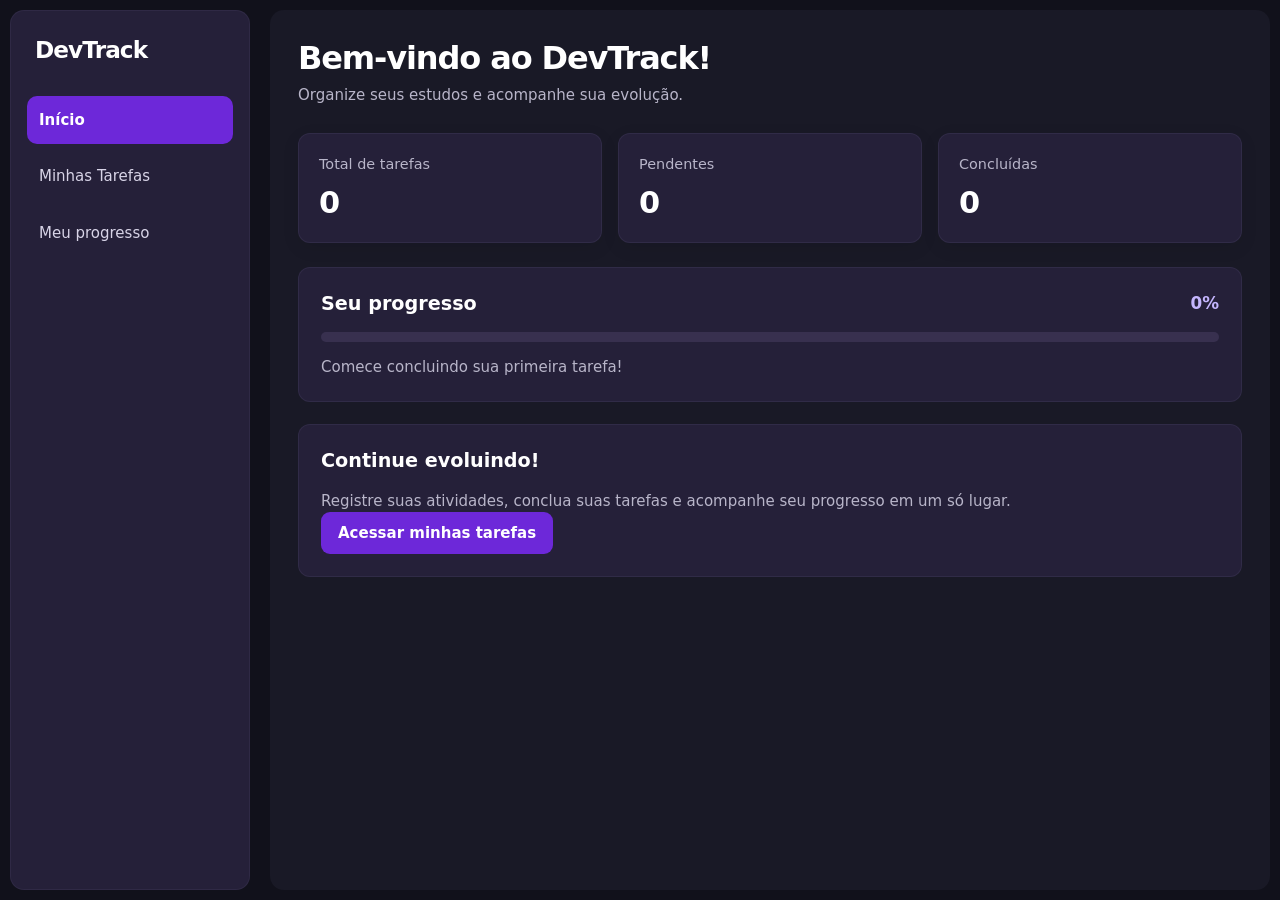
<file: index.html>
<!DOCTYPE html>
<html lang="pt-BR">
<head>
    <meta charset="UTF-8">
    <meta name="viewport" content="width=device-width, initial-scale=1.0">

    <meta
        name="description"
        content="DevTrack: organize seus estudos, gerencie tarefas e acompanhe seu progresso."
    >

    <title>DevTrack | Início</title>

    <link rel="stylesheet" href="./css/style.css">
    <script src="./script.js" defer></script>
</head>
<body>
    <div class="layout">
        <div class="content-layout">

            <aside>
                <h2>DevTrack</h2>

                <nav aria-label="Navegação principal">
                    <ul>
                        <li>
                            <a href="./index.html" class="ativo" aria-current="page">
                                Início
                            </a>
                        </li>
                        <li>
                            <a href="./tarefas.html">
                                Minhas Tarefas
                            </a>
                        </li>
                        <li>
                            <a href="./progresso.html">
                                Meu progresso
                            </a>
                        </li>
                    </ul>
                </nav>
            </aside>

            <main>
                <header class="page-header">
                    <div class="header-info">
                        <h1>Bem-vindo ao DevTrack!</h1>
                        <p>
                            Organize seus estudos e acompanhe sua evolução.
                        </p>
                    </div>
                </header>

                <section class="dashboard" aria-label="Resumo das tarefas">
                    <article class="dashboard-card">
                        <p>Total de tarefas</p>
                        <h2 id="totalTasks">0</h2>
                    </article>

                    <article class="dashboard-card">
                        <p>Pendentes</p>
                        <h2 id="pendingTasks">0</h2>
                    </article>

                    <article class="dashboard-card">
                        <p>Concluídas</p>
                        <h2 id="completedTasks">0</h2>
                    </article>
                </section>

                <section class="progress-section" aria-labelledby="progressTitle">
                    <div class="progress-header">
                        <h2 id="progressTitle">Seu progresso</h2>
                        <span id="progressPercentage">0%</span>
                    </div>

                    <div
                        class="progress-track"
                        id="progressBar"
                        role="progressbar"
                        aria-label="Progresso das tarefas concluídas"
                        aria-valuemin="0"
                        aria-valuemax="100"
                        aria-valuenow="0"
                    >
                        <div class="progress-fill" id="progressFill"></div>
                    </div>

                    <p id="progressMessage" aria-live="polite">
                        Comece concluindo sua primeira tarefa!
                    </p>
                </section>

                <section class="progress-section" aria-labelledby="evolutionTitle">
                    <h2 id="evolutionTitle">Continue evoluindo!</h2>

                    <p>
                        Registre suas atividades, conclua suas tarefas
                        e acompanhe seu progresso em um só lugar.
                    </p>

                    <a href="./tarefas.html" class="btn-primary">
                        Acessar minhas tarefas
                    </a>
                </section>

            </main>
        </div>
    </div>
</body>
</html>
</file>
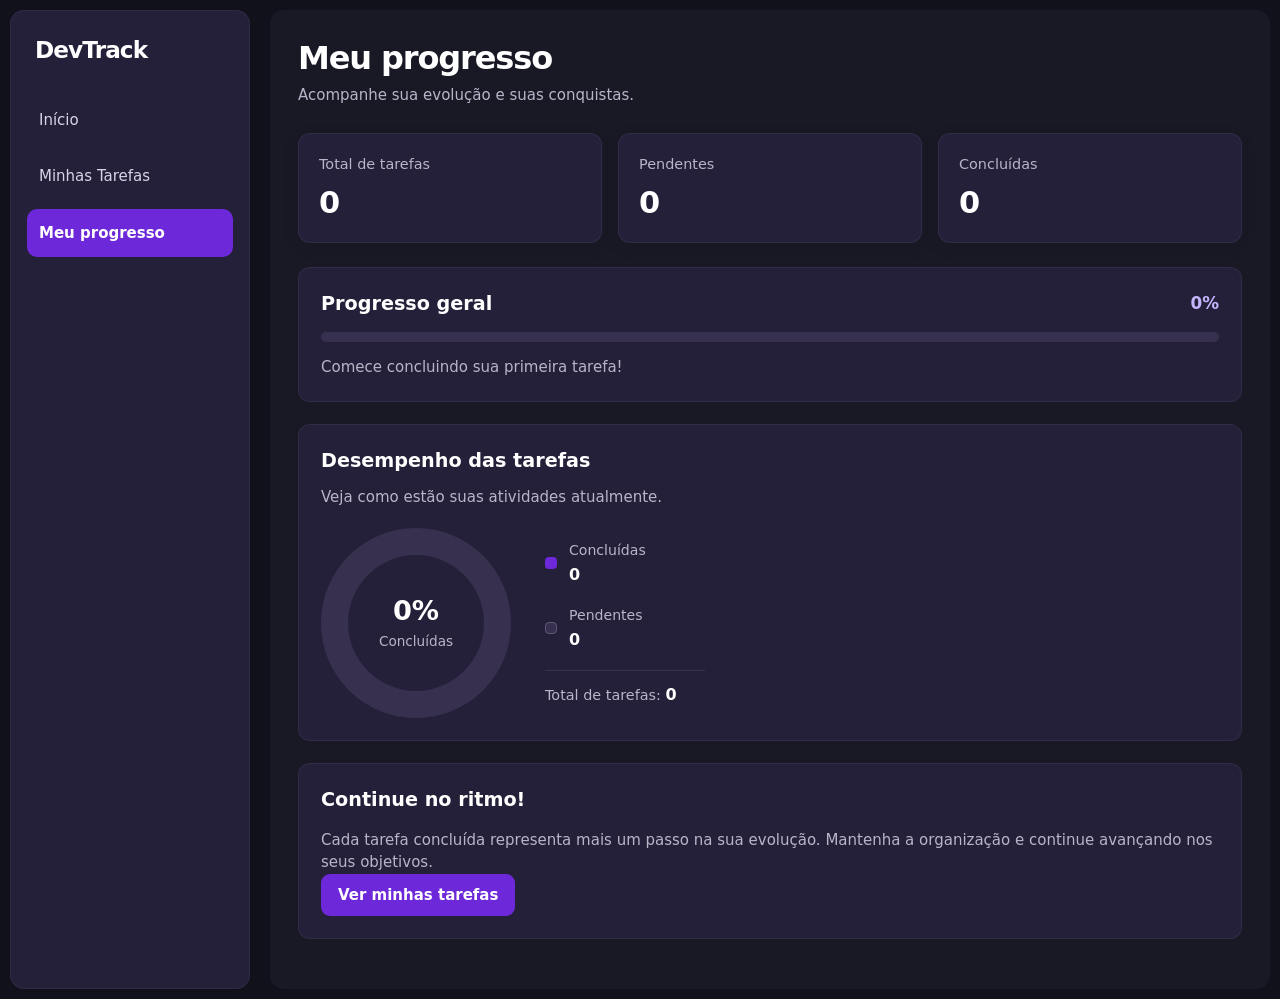
<file: progresso.html>
<!DOCTYPE html>
<html lang="pt-BR">
<head>
    <meta charset="UTF-8">
    <meta name="viewport" content="width=device-width, initial-scale=1.0">

    <meta
        name="description"
        content="Acompanhe seu progresso, suas tarefas concluídas e seu desempenho no DevTrack."
    >

    <title>DevTrack | Meu Progresso</title>

    <link rel="stylesheet" href="./css/style.css">
    <script src="./script.js" defer></script>
</head>
<body>
    <div class="layout">
        <div class="content-layout">

            <aside>
                <h2>DevTrack</h2>

                <nav aria-label="Navegação principal">
                    <ul>
                        <li>
                            <a href="./index.html">Início</a>
                        </li>

                        <li>
                            <a href="./tarefas.html">Minhas Tarefas</a>
                        </li>

                        <li>
                            <a
                                href="./progresso.html"
                                class="ativo"
                                aria-current="page"
                            >
                                Meu progresso
                            </a>
                        </li>
                    </ul>
                </nav>
            </aside>

            <main>
                <header class="page-header">
                    <div class="header-info">
                        <h1>Meu progresso</h1>
                        <p>Acompanhe sua evolução e suas conquistas.</p>
                    </div>
                </header>

                <section
                    class="dashboard"
                    aria-label="Resumo das tarefas"
                >
                    <article class="dashboard-card">
                        <p>Total de tarefas</p>
                        <h2 id="totalTasks">0</h2>
                    </article>

                    <article class="dashboard-card">
                        <p>Pendentes</p>
                        <h2 id="pendingTasks">0</h2>
                    </article>

                    <article class="dashboard-card">
                        <p>Concluídas</p>
                        <h2 id="completedTasks">0</h2>
                    </article>
                </section>

                <section
                    class="progress-section"
                    aria-labelledby="generalProgressTitle"
                >
                    <div class="progress-header">
                        <h2 id="generalProgressTitle">
                            Progresso geral
                        </h2>

                        <span id="progressPercentage">0%</span>
                    </div>

                    <div
                        class="progress-track"
                        id="progressBar"
                        role="progressbar"
                        aria-label="Progresso das tarefas concluídas"
                        aria-valuemin="0"
                        aria-valuemax="100"
                        aria-valuenow="0"
                    >
                        <div
                            class="progress-fill"
                            id="progressFill"
                        ></div>
                    </div>

                    <p id="progressMessage" aria-live="polite">
                        Comece concluindo sua primeira tarefa!
                    </p>
                </section>

                <section
                    class="performance-section"
                    aria-labelledby="performanceTitle"
                >
                    <h2 id="performanceTitle">
                        Desempenho das tarefas
                    </h2>

                    <p class="performance-description">
                        Veja como estão suas atividades atualmente.
                    </p>

                    <div class="performance-content">
                        <div
                            class="performance-chart"
                            id="performanceChart"
                            role="img"
                            aria-label="Gráfico de tarefas concluídas e pendentes"
                        >
                            <div class="chart-center">
                                <strong id="chartPercentage">0%</strong>
                                <span>Concluídas</span>
                            </div>
                        </div>

                        <div class="chart-legend">
                            <div class="legend-item">
                                <span
                                    class="legend-color legend-completed"
                                    aria-hidden="true"
                                ></span>

                                <div>
                                    <p>Concluídas</p>
                                    <strong id="chartCompleted">0</strong>
                                </div>
                            </div>

                            <div class="legend-item">
                                <span
                                    class="legend-color legend-pending"
                                    aria-hidden="true"
                                ></span>

                                <div>
                                    <p>Pendentes</p>
                                    <strong id="chartPending">0</strong>
                                </div>
                            </div>

                            <div class="chart-total">
                                Total de tarefas:
                                <strong id="chartTotal">0</strong>
                            </div>
                        </div>
                    </div>
                </section>

                <section
                    class="progress-section"
                    aria-labelledby="motivationTitle"
                >
                    <h2 id="motivationTitle">Continue no ritmo!</h2>

                    <p>
                        Cada tarefa concluída representa mais um passo
                        na sua evolução. Mantenha a organização e continue
                        avançando nos seus objetivos.
                    </p>

                    <a href="./tarefas.html" class="btn-primary">
                        Ver minhas tarefas
                    </a>
                </section>

            </main>
        </div>
    </div>
</body>
</html>
</file>
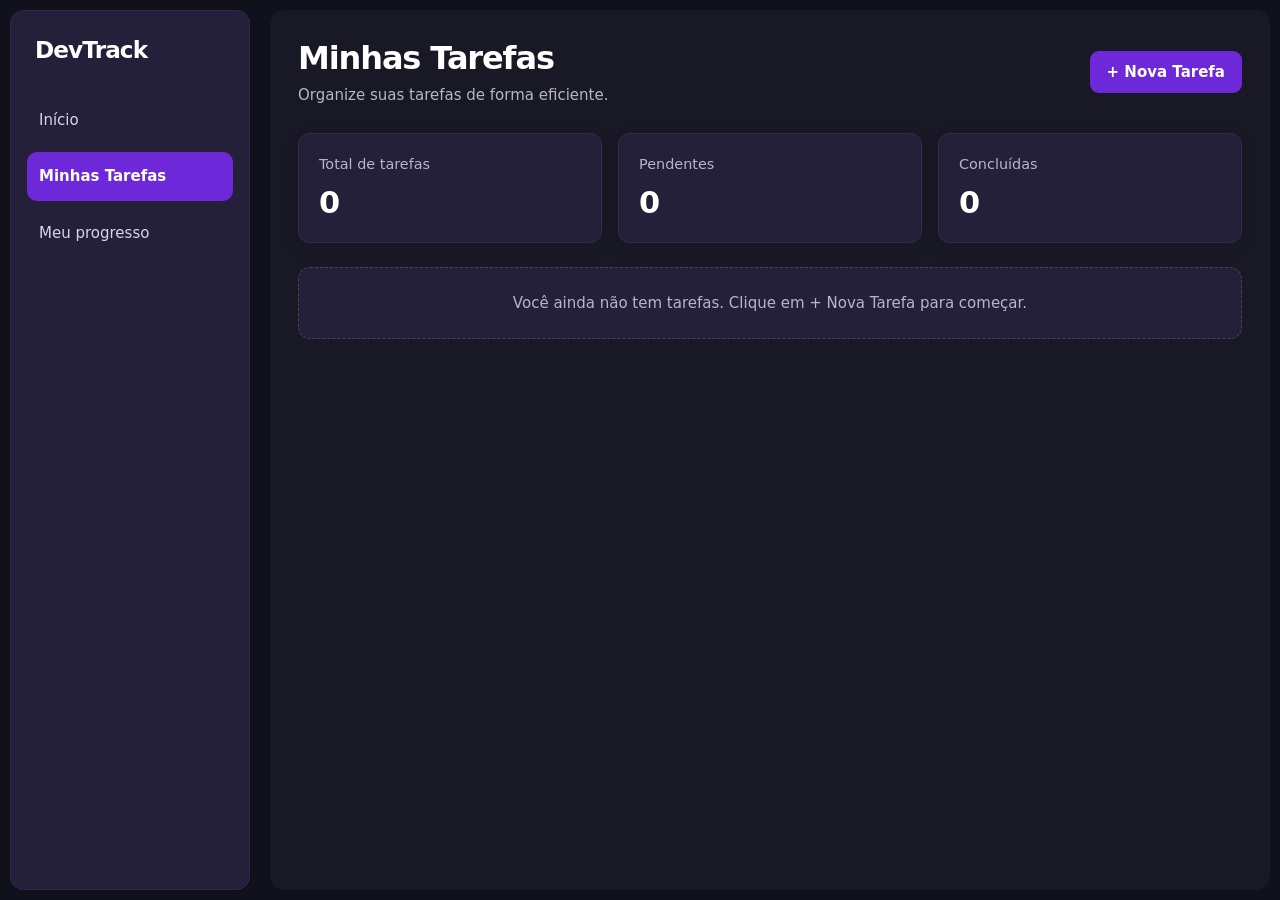
<file: tarefas.html>
<!DOCTYPE html>
<html lang="pt-BR">
<head>
    <meta charset="UTF-8">
    <meta name="viewport" content="width=device-width, initial-scale=1.0">

    <meta
        name="description"
        content="Organize suas tarefas, prioridades e datas de vencimento com o DevTrack."
    >

    <title>DevTrack | Minhas Tarefas</title>

    <link rel="stylesheet" href="./css/style.css">
    <script src="./script.js" defer></script>
</head>
<body>
    <div class="layout">
        <div class="content-layout">

            <aside>
                <h2>DevTrack</h2>

                <nav aria-label="Navegação principal">
                    <ul>
                        <li>
                            <a href="./index.html">Início</a>
                        </li>

                        <li>
                            <a
                                href="./tarefas.html"
                                class="ativo"
                                aria-current="page"
                            >
                                Minhas Tarefas
                            </a>
                        </li>

                        <li>
                            <a href="./progresso.html">Meu progresso</a>
                        </li>
                    </ul>
                </nav>
            </aside>

            <main>
                <header class="page-header">
                    <div class="header-info">
                        <h1>Minhas Tarefas</h1>
                        <p>Organize suas tarefas de forma eficiente.</p>
                    </div>

                    <button
                        type="button"
                        class="btn-primary"
                        id="openTaskForm"
                    >
                        + Nova Tarefa
                    </button>
                </header>

                <section
                    class="dashboard"
                    aria-label="Resumo das tarefas"
                >
                    <article class="dashboard-card">
                        <p>Total de tarefas</p>
                        <h2 id="totalTasks">0</h2>
                    </article>

                    <article class="dashboard-card">
                        <p>Pendentes</p>
                        <h2 id="pendingTasks">0</h2>
                    </article>

                    <article class="dashboard-card">
                        <p>Concluídas</p>
                        <h2 id="completedTasks">0</h2>
                    </article>
                </section>

                <section
                    class="task-form-container"
                    id="taskFormContainer"
                    hidden
                >
                    <h2>Nova Tarefa</h2>

                    <form id="taskForm">
                        <div class="form-group">
                            <label for="taskName">
                                Nome da tarefa
                            </label>

                            <input
                                type="text"
                                id="taskName"
                                placeholder="Ex.: Estudar JavaScript"
                                required
                            >
                        </div>

                        <div class="form-group">
                            <label for="taskPriority">
                                Prioridade
                            </label>

                            <select id="taskPriority" required>
                                <option value="Alta">Alta</option>
                                <option value="Média" selected>
                                    Média
                                </option>
                                <option value="Baixa">Baixa</option>
                            </select>
                        </div>

                        <div class="form-group">
                            <label for="taskDueDate">
                                Data de vencimento
                            </label>

                            <input
                                type="date"
                                id="taskDueDate"
                            >
                        </div>

                        <div class="form-actions">
                            <button
                                type="submit"
                                class="btn-primary"
                            >
                                Salvar Tarefa
                            </button>

                            <button
                                type="button"
                                class="btn-secondary"
                                id="cancelTask"
                            >
                                Cancelar
                            </button>
                        </div>
                    </form>
                </section>

                <section
                    class="task-list"
                    aria-label="Lista de tarefas"
                    aria-live="polite"
                >
                    <!-- As tarefas são adicionadas pelo JavaScript. -->
                </section>
            </main>

        </div>
    </div>
</body>
</html>
</file>
<file: css/style.css>
/* =========================
   CONFIGURAÇÕES GERAIS
========================= */

* {
    box-sizing: border-box;
}

:root {
    --background: #11111B;
    --surface: #191926;
    --surface-raised: #252039;
    --surface-hover: #302849;
    --primary: #6D28D9;
    --primary-hover: #7C3AED;
    --lavender: #C4B5FD;
    --text: #FFFFFF;
    --muted: #B8B5C9;
    --border: #39324F;
    --green: #22C55E;
    --red: #EF4444;
}

html {
    min-height: 100%;
    background: var(--background);
}

body {
    min-height: 100vh;
    margin: 0;
    background: var(--background);
    color: var(--text);
    font-family: Inter, system-ui, -apple-system, BlinkMacSystemFont, "Segoe UI", sans-serif;
    font-size: 15px;
    line-height: 1.5;
}

button,
input,
select {
    font: inherit;
}

button,
a,
input,
select {
    -webkit-tap-highlight-color: transparent;
}

button {
    cursor: pointer;
}

button:focus-visible,
a:focus-visible,
input:focus-visible,
select:focus-visible {
    outline: 2px solid var(--lavender);
    outline-offset: 3px;
}

[hidden] {
    display: none !important;
}

/* =========================
   LAYOUT PRINCIPAL
========================= */

.layout {
    min-height: 100vh;
    padding: 10px;
}

.content-layout {
    display: flex;
    align-items: stretch;
    gap: 20px;
    width: 100%;
    min-height: calc(100vh - 20px);
}

/* =========================
   MENU LATERAL
========================= */

aside {
    width: 240px;
    min-height: calc(100vh - 20px);
    padding: 22px 16px;
    flex: 0 0 240px;
    background: var(--surface-raised);
    border: 1px solid rgba(196, 181, 253, 0.06);
    border-radius: 14px;
}

aside h2 {
    margin: 0 0 28px;
    padding: 0 8px;
    font-size: 1.45rem;
    font-weight: 750;
    letter-spacing: -0.04em;
}

nav {
    width: 100%;
}

nav ul {
    margin: 0;
    padding: 0;
    list-style: none;
}

nav li {
    margin: 0 0 8px;
}

nav a {
    display: block;
    padding: 13px 12px;
    color: #D8D4E7;
    text-decoration: none;
    border-radius: 10px;
    transition: background-color 0.2s ease, color 0.2s ease;
}

nav a:hover {
    color: var(--text);
    background: var(--surface-hover);
}

nav a.ativo {
    color: var(--text);
    background: var(--primary);
    font-weight: 600;
}

/* =========================
   CONTEÚDO PRINCIPAL
========================= */

main {
    flex: 1;
    min-width: 0;
    padding: 28px;
    background: var(--surface);
    border-radius: 14px;
}

.page-header {
    display: flex;
    align-items: center;
    justify-content: space-between;
    gap: 20px;
    margin-bottom: 26px;
}

.header-info h1 {
    margin: 0 0 6px;
    font-size: clamp(1.55rem, 2.5vw, 2rem);
    line-height: 1.25;
    letter-spacing: -0.035em;
}

.header-info p {
    margin: 0;
    color: var(--muted);
}

h2,
h3,
p {
    overflow-wrap: anywhere;
}

/* =========================
   BOTÕES
========================= */

.btn-primary,
.btn-secondary {
    display: inline-flex;
    align-items: center;
    justify-content: center;
    gap: 8px;
    min-height: 42px;
    padding: 10px 16px;
    border: 1px solid transparent;
    border-radius: 9px;
    color: var(--text);
    text-decoration: none;
    font-weight: 600;
    line-height: 1.2;
    transition: background-color 0.2s ease, border-color 0.2s ease, transform 0.2s ease;
}

.btn-primary {
    background: var(--primary);
}

.btn-primary:hover {
    background: var(--primary-hover);
    transform: translateY(-1px);
}

.btn-secondary {
    background: #332C47;
    border-color: var(--border);
}

.btn-secondary:hover {
    background: #403653;
}

/* =========================
   CARTÕES DE RESUMO
========================= */

.dashboard {
    display: grid;
    grid-template-columns: repeat(3, minmax(0, 1fr));
    gap: 16px;
    margin-bottom: 24px;
}

.dashboard-card {
    min-width: 0;
    padding: 20px;
    background: var(--surface-raised);
    border: 1px solid rgba(196, 181, 253, 0.07);
    border-radius: 12px;
    box-shadow: 0 5px 18px rgba(0, 0, 0, 0.08);
}

.dashboard-card p {
    margin: 0 0 10px;
    color: var(--muted);
    font-size: 0.9rem;
}

.dashboard-card h2 {
    margin: 0;
    font-size: 1.9rem;
    line-height: 1.2;
    font-weight: 750;
}

/* =========================
   SEÇÕES DE PROGRESSO
========================= */

.progress-section,
.performance-section {
    margin-bottom: 22px;
    padding: 22px;
    background: var(--surface-raised);
    border: 1px solid rgba(196, 181, 253, 0.07);
    border-radius: 12px;
}

.progress-section h2,
.performance-section h2 {
    margin: 0 0 10px;
    font-size: 1.2rem;
}

.progress-section > p,
.performance-description {
    color: var(--muted);
}

.progress-section > p {
    margin: 14px 0 0;
}

.progress-header {
    display: flex;
    align-items: center;
    justify-content: space-between;
    gap: 12px;
    margin-bottom: 14px;
}

.progress-header h2 {
    margin: 0;
}

#progressPercentage {
    color: var(--lavender);
    font-size: 1.05rem;
    font-weight: 700;
    font-variant-numeric: tabular-nums;
}

.progress-track {
    width: 100%;
    height: 10px;
    overflow: hidden;
    background: #38304F;
    border-radius: 999px;
}

.progress-fill {
    width: 0;
    height: 100%;
    background: linear-gradient(90deg, #6D28D9, #A78BFA);
    border-radius: inherit;
    transition: width 0.35s ease;
}

/* =========================
   GRÁFICO DE DESEMPENHO
========================= */

.performance-description {
    margin: 0 0 20px;
}

.performance-content {
    display: flex;
    align-items: center;
    gap: 34px;
}

.performance-chart {
    display: grid;
    place-items: center;
    position: relative;
    width: 190px;
    height: 190px;
    flex: 0 0 190px;
    border-radius: 50%;
    background: conic-gradient(var(--primary) 0% 0%, #38304F 0% 100%);
}

.performance-chart::before {
    position: absolute;
    width: 136px;
    height: 136px;
    content: "";
    background: var(--surface-raised);
    border-radius: 50%;
}

.chart-center {
    display: flex;
    align-items: center;
    justify-content: center;
    position: relative;
    z-index: 1;
    flex-direction: column;
    gap: 3px;
}

.chart-center strong {
    font-size: 1.7rem;
    line-height: 1.2;
}

.chart-center span {
    color: var(--muted);
    font-size: 0.85rem;
}

.chart-legend {
    display: flex;
    flex-direction: column;
    gap: 18px;
    min-width: 160px;
}

.legend-item {
    display: flex;
    align-items: center;
    gap: 12px;
}

.legend-color {
    width: 12px;
    height: 12px;
    flex: 0 0 12px;
    border-radius: 4px;
}

.legend-completed {
    background: var(--primary);
}

.legend-pending {
    background: #38304F;
    border: 1px solid #615777;
}

.legend-item p {
    margin: 0 0 2px;
    color: var(--muted);
    font-size: 0.88rem;
}

.legend-item strong,
.chart-total strong {
    font-size: 1rem;
    font-variant-numeric: tabular-nums;
}

.chart-total {
    padding-top: 12px;
    border-top: 1px solid var(--border);
    color: var(--muted);
    font-size: 0.9rem;
}

.chart-total strong {
    color: var(--text);
}

/* =========================
   FORMULÁRIO DE TAREFAS
========================= */

.task-form-container {
    margin-bottom: 24px;
    padding: 24px;
    background: var(--surface-raised);
    border: 1px solid rgba(196, 181, 253, 0.09);
    border-radius: 12px;
}

.task-form-container h2 {
    margin: 0 0 20px;
    font-size: 1.2rem;
}

#taskForm {
    display: grid;
    grid-template-columns: repeat(2, minmax(0, 1fr));
    gap: 18px;
}

.form-group {
    display: flex;
    flex-direction: column;
    gap: 8px;
    min-width: 0;
}

.form-group label {
    color: #E7E2F4;
    font-size: 0.92rem;
    font-weight: 600;
}

.form-group input,
.form-group select {
    width: 100%;
    min-height: 44px;
    padding: 10px 12px;
    color: var(--text);
    background: #191926;
    border: 1px solid #49405F;
    border-radius: 8px;
}

.form-group input::placeholder {
    color: #89839D;
}

.form-group input:focus,
.form-group select:focus {
    border-color: var(--primary);
    outline: 2px solid rgba(109, 40, 217, 0.25);
}

.form-group input[type="date"] {
    color-scheme: dark;
}

.form-actions {
    display: flex;
    align-items: center;
    flex-wrap: wrap;
    gap: 10px;
    grid-column: 1 / -1;
    margin-top: 2px;
}

/* =========================
   LISTA E CARTÕES DE TAREFAS
========================= */

.task-list {
    display: flex;
    flex-direction: column;
    gap: 16px;
}

.task-card {
    display: flex;
    align-items: flex-start;
    flex-direction: column;
    gap: 10px;
    min-width: 0;
    padding: 22px;
    background: var(--surface-raised);
    border: 1px solid rgba(196, 181, 253, 0.08);
    border-radius: 12px;
    transition: border-color 0.2s ease, background-color 0.2s ease;
}

.task-card h2 {
    margin: 0;
    font-size: 1.12rem;
    line-height: 1.35;
}

.task-card > p {
    margin: 0;
    color: var(--muted);
}

.task-card.task-completed {
    border-color: rgba(34, 197, 94, 0.35);
}

.task-completed h2 {
    color: #C8F7D7;
}

.task-completed > p:not(.due-date) {
    color: #A7B8AD;
}

.priority-high,
.priority-medium,
.priority-low {
    display: inline-flex;
    align-items: center;
    padding: 5px 10px;
    border: 1px solid transparent;
    border-radius: 999px;
    font-size: 0.78rem;
    font-weight: 700;
}

.priority-high {
    color: #FCA5A5;
    background: rgba(239, 68, 68, 0.12);
    border-color: rgba(239, 68, 68, 0.25);
}

.priority-medium {
    color: #FCD34D;
    background: rgba(245, 158, 11, 0.12);
    border-color: rgba(245, 158, 11, 0.25);
}

.priority-low {
    color: #86EFAC;
    background: rgba(34, 197, 94, 0.12);
    border-color: rgba(34, 197, 94, 0.25);
}

.due-date {
    color: var(--lavender) !important;
    font-size: 0.88rem;
}

.task-card.task-overdue {
    border-color: var(--red);
}

.due-date-overdue {
    color: #F87171 !important;
    font-weight: 700;
}

.task-actions {
    display: flex;
    align-items: center;
    gap: 8px;
    margin-top: 8px;
}

.btn-complete,
.btn-delete {
    display: inline-flex;
    align-items: center;
    justify-content: center;
    width: 38px;
    height: 38px;
    padding: 0;
    border-radius: 9px;
    transition: background-color 0.2s ease, color 0.2s ease, border-color 0.2s ease;
}

.btn-complete {
    color: #D8C8FF;
    background: rgba(109, 40, 217, 0.12);
    border: 1px solid #6D28D9;
    font-size: 1.2rem;
    font-weight: 800;
}

.btn-complete:hover {
    color: #FFFFFF;
    background: var(--primary);
}

.btn-complete.is-completed {
    color: #FFFFFF;
    background: #16A34A;
    border-color: #16A34A;
}

.btn-complete.is-completed:hover {
    background: #15803D;
    border-color: #15803D;
}

.btn-delete {
    color: #A8A2B8;
    background: transparent;
    border: 1px solid transparent;
}

.btn-delete svg {
    display: block;
}

.btn-delete:hover {
    color: #F87171;
    background: rgba(239, 68, 68, 0.1);
    border-color: rgba(239, 68, 68, 0.25);
}

.empty-tasks {
    margin: 0;
    padding: 24px;
    color: var(--muted);
    text-align: center;
    background: var(--surface-raised);
    border: 1px dashed #49405F;
    border-radius: 12px;
}

/* =========================
   RESPONSIVIDADE
========================= */

@media (max-width: 900px) {
    main {
        padding: 22px;
    }

    .dashboard {
        gap: 12px;
    }

    .dashboard-card {
        padding: 16px;
    }

    .performance-content {
        gap: 22px;
    }
}

@media (max-width: 768px) {
    .layout {
        padding: 8px;
    }

    .content-layout {
        flex-direction: column;
        gap: 12px;
    }

    aside {
        width: 100%;
        min-height: auto;
        flex: 0 0 auto;
        padding: 16px;
    }

    aside h2 {
        margin-bottom: 14px;
    }

    nav ul {
        display: flex;
        flex-wrap: wrap;
        gap: 6px;
    }

    nav li {
        margin: 0;
    }

    nav a {
        padding: 10px 12px;
    }

    main {
        width: 100%;
        padding: 18px;
    }

    .page-header {
        align-items: flex-start;
        flex-direction: column;
        gap: 14px;
    }

    .dashboard {
        grid-template-columns: 1fr;
    }

    .dashboard-card {
        padding: 16px 18px;
    }

    .dashboard-card p {
        margin-bottom: 5px;
    }

    .dashboard-card h2 {
        font-size: 1.6rem;
    }

    #taskForm {
        grid-template-columns: 1fr;
    }

    .performance-content {
        align-items: center;
        flex-direction: column;
    }

    .chart-legend {
        width: 100%;
    }
}

@media (max-width: 420px) {
    main {
        padding: 14px;
    }

    .progress-section,
    .performance-section,
    .task-form-container,
    .task-card {
        padding: 16px;
    }

    .performance-chart {
        width: 170px;
        height: 170px;
        flex-basis: 170px;
    }

    .performance-chart::before {
        width: 122px;
        height: 122px;
    }
}
</file>
